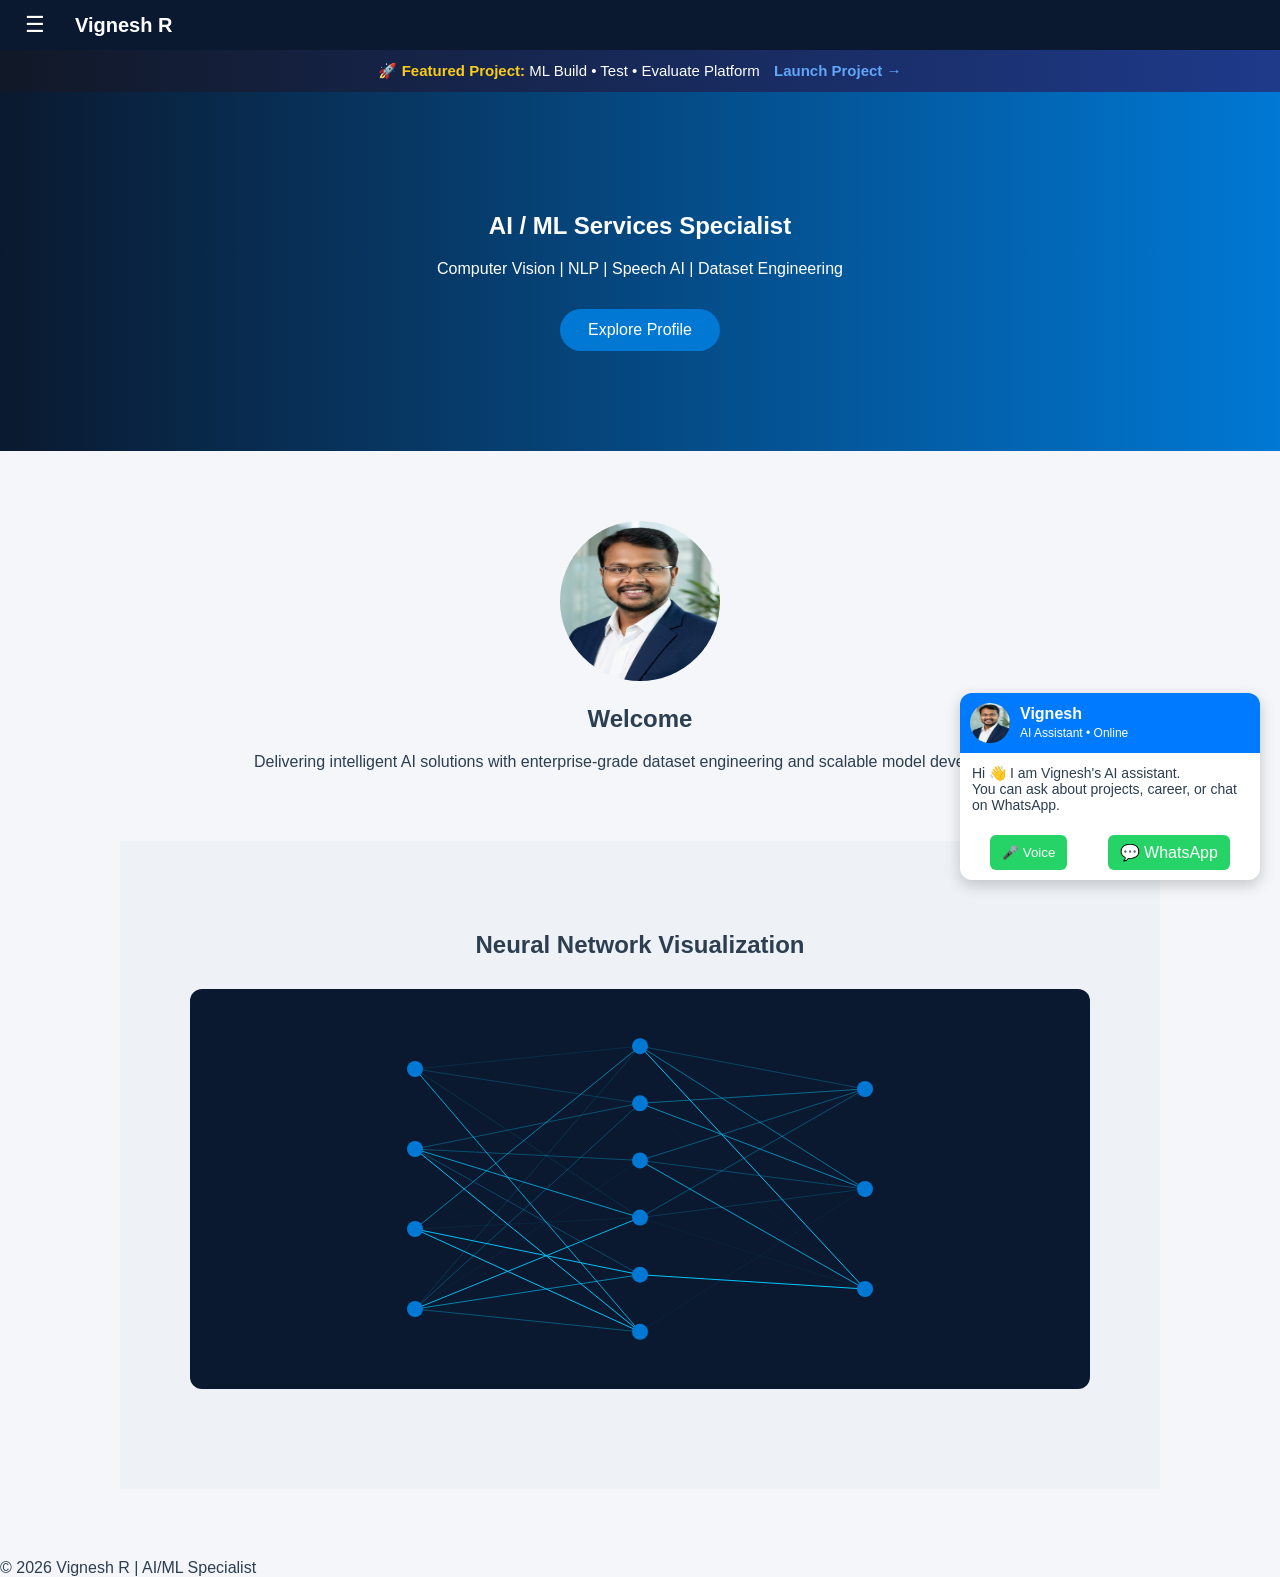
<file: index.html>
<!DOCTYPE html>
<html lang="en">

<head>
    <meta charset="UTF-8">
    <meta name="viewport" content="width=device-width, initial-scale=1.0">

    <title>Vignesh R | AI/ML Portfolio</title>

    <link rel="stylesheet" href="css/style.css">

    <!-- ================= STYLES ================= -->
    <style>
        /* ===== AI WIDGET ===== */
        
        .ai-widget {
            position: fixed;
            bottom: 20px;
            right: 20px;
            width: 300px;
            background: white;
            border-radius: 12px;
            box-shadow: 0 5px 15px rgba(0, 0, 0, 0.2);
            font-family: Arial;
            z-index: 1000;
        }
        
        .ai-header {
            background: #007bff;
            color: white;
            padding: 10px;
            display: flex;
            align-items: center;
            border-radius: 12px 12px 0 0;
        }
        
        .ai-photo {
            width: 40px;
            height: 40px;
            border-radius: 50%;
            margin-right: 10px;
        }
        
        .ai-status {
            font-size: 12px;
        }
        
        .ai-chat {
            padding: 12px;
            font-size: 14px;
        }
        
        .ai-buttons {
            display: flex;
            justify-content: space-around;
            padding: 10px;
        }
        
        .ai-buttons a,
        .ai-buttons button {
            background: #25D366;
            color: white;
            padding: 8px 12px;
            border: none;
            border-radius: 6px;
            text-decoration: none;
            cursor: pointer;
        }
        /* ===== SIDEBAR ===== */
        
        .sidebar {
            height: 100%;
            width: 0;
            position: fixed;
            top: 0;
            left: 0;
            background: linear-gradient(180deg, #0a192f, #0078d4);
            overflow-x: hidden;
            transition: 0.4s;
            padding-top: 60px;
            z-index: 2000;
        }
        
        .sidebar a {
            padding: 12px 25px;
            text-decoration: none;
            font-size: 18px;
            color: #fff;
            display: block;
        }
        
        .sidebar a:hover {
            background: rgba(255, 255, 255, 0.1);
        }
        
        .closebtn {
            position: absolute;
            top: 10px;
            right: 20px;
            font-size: 30px;
        }
        /* ===== NAVBAR ===== */
        
        .navbar {
            display: flex;
            justify-content: space-between;
            align-items: center;
            padding: 12px 25px;
        }
        
        .nav-left {
            display: flex;
            align-items: center;
            gap: 15px;
        }
        
        .menu-btn {
            font-size: 22px;
            cursor: pointer;
        }
        
        .logo {
            font-size: 20px;
            font-weight: bold;
        }
        
        .nav-right a {
            margin-left: 20px;
        }
        /* ===== BODY SHIFT ===== */
        
        body.shift {
            margin-left: 250px;
            transition: 0.4s;
        }
    </style>
</head>


<body>

    <!-- ================= SIDEBAR ================= -->
    <div id="sidebar" class="sidebar">
        <a href="javascript:void(0)" class="closebtn" onclick="closeMenu()">×</a>
        <a href="index.html">🏠 Dashboard</a>
        <a href="profile.html">👤 Profile</a>
        <a href="contact.html">📞 Contact</a>
        <a href="Full AI Platform.html">🤖 AI Platform</a>
        <a href="WebScriping/frontend/WebScriping.html">🌐 Web Scraping Platform</a>
        <a href="Autopreprocessing/frontend/preprocessing.html">📊Auto Data Preprocessing Platform</a>
        <a href="AutoMLmodel/frontend/AutoMLmodel.html">🧠 ML Model Builder</a>
    </div>


    <!-- ================= HEADER ================= -->
    <header class="navbar">

        <div class="nav-left">
            <span class="menu-btn" onclick="openMenu()">☰</span>
            <div class="logo">Vignesh R</div>
        </div>

        </nav>

    </header>
    <!-- Notice Bar -->
    <div class="notice-bar">
    🚀 <strong>Featured Project:</strong>
    ML Build • Test • Evaluate Platform
    <a href="https://vigneshrajanengineer-ml-build-test-eval-plat-advance-app-4cyjcn.streamlit.app/"
       target="_blank"
       rel="noopener noreferrer">
        Launch Project →
    </a>
   </div>

    <!-- ================= HERO ================= -->
    <section class="hero">
        <h1>AI / ML Services Specialist</h1>
        <p>Computer Vision | NLP | Speech AI | Dataset Engineering</p>
        <a href="profile.html" class="btn">Explore Profile</a>
    </section>

    <!-- ================= ABOUT ================= -->
    <section class="section">
        <img src="images/profile.jpg" class="profile-img">
        <h2>Welcome</h2>
        <p>
            Delivering intelligent AI solutions with enterprise-grade dataset engineering and scalable model development.
        </p>
    </section>

    <!-- ================= VISUALIZATION ================= -->
    <section class="section light-bg">
        <h2>Neural Network Visualization</h2>
        <canvas id="neuralCanvas"></canvas>
    </section>


    <!-- ================= AI WIDGET ================= -->
    <div class="ai-widget">
        <div class="ai-header"> <img src="images/profile.jpg" class="ai-photo">
            <div> <b>Vignesh</b><br> <span class="ai-status">AI Assistant • Online</span> </div>
        </div>
        <div class="ai-chat" id="aiChat"> Hi 👋 I am Vignesh's AI assistant.<br> You can ask about projects, career, or chat on WhatsApp. </div>
        <div class="ai-buttons"> <button id="voiceBtn">🎤 Voice</button> <a href="https://wa.me/919500322580?text=Hello%20I%20visited%20your%20profile" target="_blank"> 💬 WhatsApp </a> </div>
    </div>



    <!-- ================= FOOTER ================= -->
    <footer>
        © 2026 Vignesh R | AI/ML Specialist
    </footer>
    <script>
        function openMenu() {
            document.getElementById("sidebar").style.width = "250px";
            document.body.classList.add("shift");
        }

        function closeMenu() {
            document.getElementById("sidebar").style.width = "0";
            document.body.classList.remove("shift");
        }
    </script>


    <script>
        /* ================= AI SMART ASSISTANT ================= */

        window.addEventListener("DOMContentLoaded", () => {

            const voiceBtn = document.getElementById("voiceBtn");
            const chat = document.getElementById("aiChat");

            /* ================= STATE ================= */
            let userData = {
                name: "",
                requirement: "",
                budget: ""
            };

            let step = "start";

            /* ================= SPEECH ================= */
            const SpeechRecognition =
                window.SpeechRecognition || window.webkitSpeechRecognition;

            if (!SpeechRecognition) {
                chat.innerHTML = "❌ Voice not supported in this browser";
                return;
            }

            const recognition = new SpeechRecognition();
            recognition.lang = "en-US";

            /* ================= UI ================= */
            function addMessage(sender, message) {
                chat.innerHTML += `<br><b>${sender}:</b> ${message}`;
                chat.scrollTop = chat.scrollHeight;
            }

            /* ================= AI FLOW ================= */
            function getAIResponse(input) {

                input = input.toLowerCase();

                /* STEP 1: Greeting */
                if (step === "start") {
                    step = "intent";
                    return "Hello 👋 Welcome to Vignesh AI Portfolio.\nAre you looking for hiring, project development, or collaboration?";
                }

                /* STEP 2: Detect Intent */
                if (step === "intent") {

                    if (input.includes("hire") || input.includes("job")) {
                        step = "ask_name";
                        return "Great! Let's get started.\nMay I know your name?";
                    }

                    if (input.includes("project")) {
                        step = "ask_name";
                        return "Awesome! I can help with AI projects.\nWhat is your name?";
                    }

                    if (input.includes("collaboration")) {
                        step = "ask_name";
                        return "Sounds good 🤝\nCan I know your name?";
                    }

                    return "Please tell me if you are looking for hiring, project, or collaboration.";
                }

                /* STEP 3: Ask Name */
                if (step === "ask_name") {
                    userData.name = input;
                    step = "ask_requirement";
                    return `Nice to meet you ${userData.name} 😊\nWhat type of AI solution are you looking for?`;
                }

                /* STEP 4: Requirement */
                if (step === "ask_requirement") {
                    userData.requirement = input;
                    step = "ask_budget";
                    return "Got it 👍\nDo you have any budget range in mind?";
                }

                /* STEP 5: Budget */
                if (step === "ask_budget") {
                    userData.budget = input;
                    step = "final";

                    return `Perfect ${userData.name} ✅\n📌 Requirement: ${userData.requirement}💰 Budget: ${userData.budget}
                     I recommend connecting directly for faster discussion 👇Click WhatsApp button to proceed 🚀`;
                }

                /* FINAL */
                if (step === "final") {
                    return "You can click the WhatsApp button below to connect directly 📲";
                }

            }

            /* ================= VOICE BUTTON ================= */
            voiceBtn.addEventListener("click", () => {
                chat.innerHTML = "🎤 Listening...";
                recognition.start();
            });

            /* ================= RESULT ================= */
            recognition.onresult = function(event) {

                let speech = event.results[0][0].transcript;

                chat.innerHTML = "";
                addMessage("🧑 You", speech);

                let reply = getAIResponse(speech);
                addMessage("🤖 AI", reply);

                /* Speak */
                speechSynthesis.speak(new SpeechSynthesisUtterance(reply));

            };

            /* ================= ERROR ================= */
            recognition.onerror = function() {
                chat.innerHTML = "⚠️ Voice error. Please try again.";
            };

        });
    </script>
    <script src="js/script.js"></script>

</body>

</html>
</file>
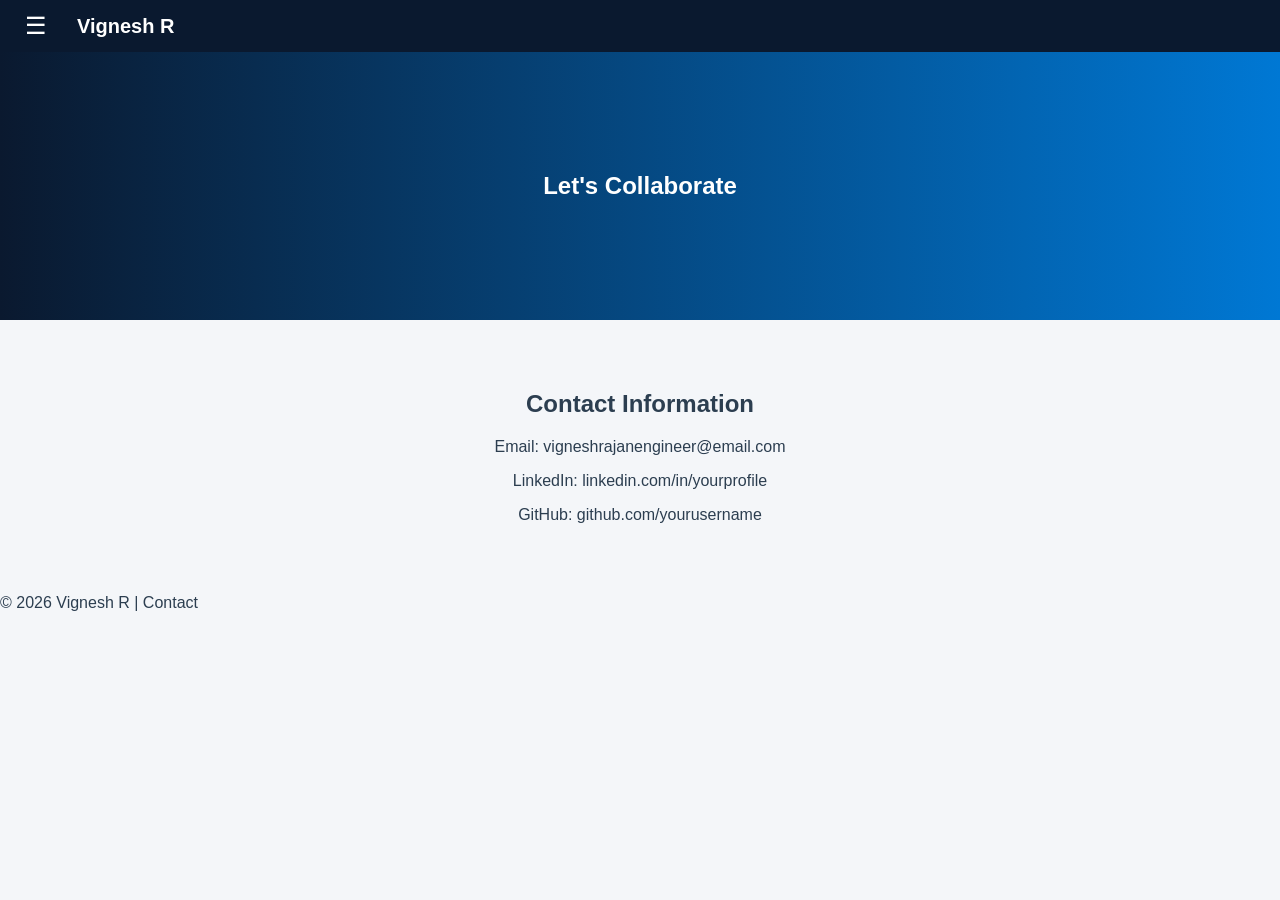
<file: contact.html>
<!DOCTYPE html>
<html lang="en">

<head>
    <meta charset="UTF-8">
    <meta name="viewport" content="width=device-width, initial-scale=1.0">
    <title>Contact | Vignesh R</title>
    <link rel="stylesheet" href="css/style.css">
</head>

<body>


    <!-- ================= SIDEBAR ================= -->
    <div id="sidebar" class="sidebar">
        <a href="javascript:void(0)" class="closebtn" onclick="closeMenu()">×</a>
        <a href="index.html">🏠 Dashboard</a>
        <a href="profile.html">👤 Profile</a>
        <a href="contact.html">📞 Contact</a>
        <a href="Full AI Platform.html">🤖 AI Platform</a>
        <a href="WebScriping/frontend/WebScriping.html">🌐 Web Scraping Platform</a>
        <a href="Autopreprocessing/frontend/preprocessing.html">📊Auto Data Preprocessing Platform</a>
        <a href="AutoMLmodel/frontend/AutoMLmodel.html">🧠 ML Model Builder</a>
    </div>


    <!-- ================= HEADER ================= -->
    <header class="navbar">

        <div class="nav-left">
            <span class="menu-btn" onclick="openMenu()">☰</span>
            <div class="logo">Vignesh R</div>
        </div>

        </nav>

    </header>

    <section class="hero">
        <h1>Let's Collaborate</h1>
    </section>

    <section class="section">
        <h2>Contact Information</h2>
        <p>Email: vigneshrajanengineer@email.com</p>
        <p>LinkedIn: linkedin.com/in/yourprofile</p>
        <p>GitHub: github.com/yourusername</p>
    </section>

    <footer>
        © 2026 Vignesh R | Contact
    </footer>
    <script>
        /* Sidebar */
        function openMenu() {
            document.getElementById("sidebar").style.width = "250px";
            document.body.classList.add("shift");
        }

        function closeMenu() {
            document.getElementById("sidebar").style.width = "0";
            document.body.classList.remove("shift");
        }
    </script>

</body>

</html>
</file>
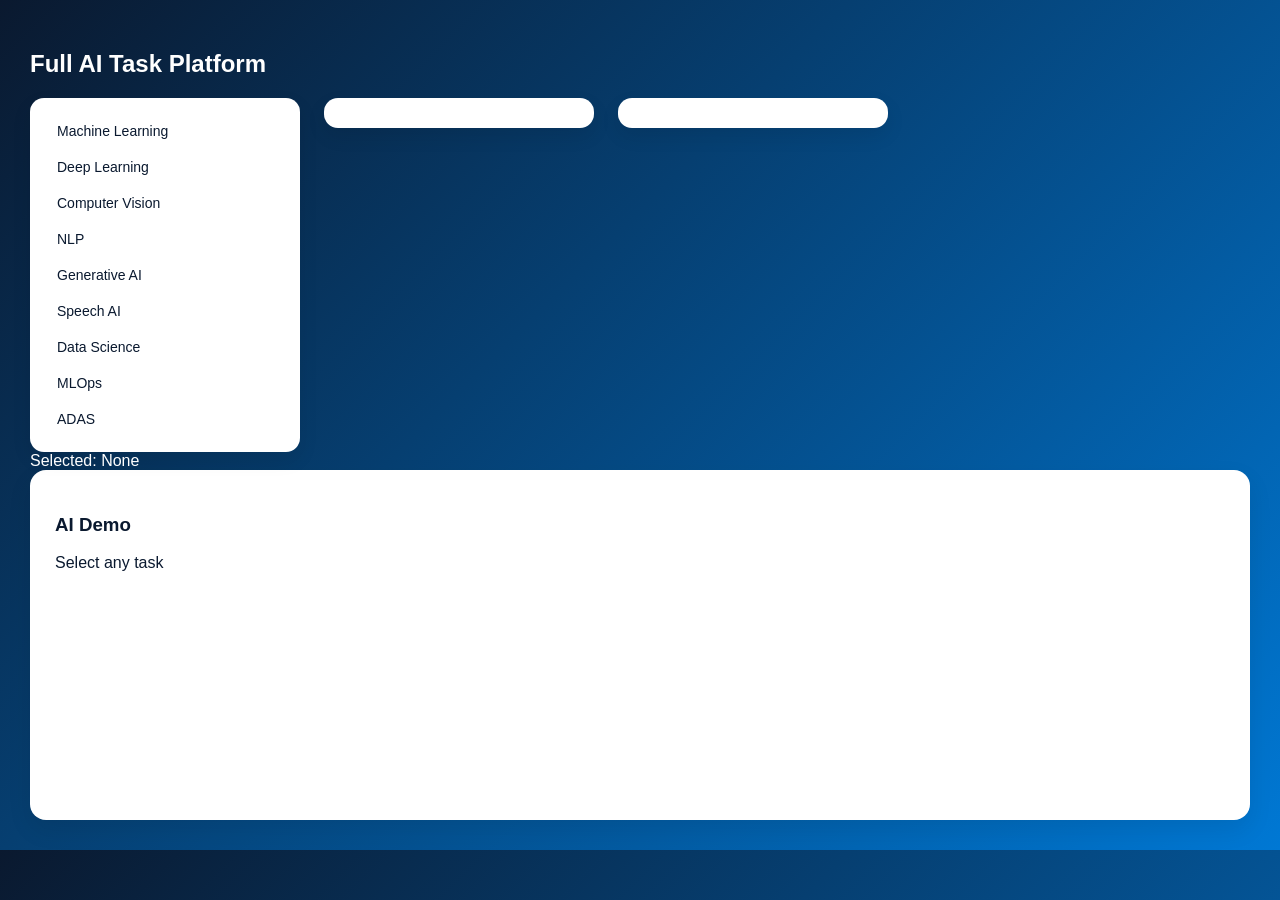
<file: Full AI Platform.html>
<!DOCTYPE html>
<html lang="en">
<head> 
<meta charset="UTF-8">
<meta name="viewport" content="width=device-width, initial-scale=1.0">
<title>Full AI Platform</title>
<style>
body {
  font-family: 'Segoe UI', Roboto, Arial, sans-serif;
  background: linear-gradient(135deg, #0a192f, #0078d4);
  margin: 0;
  padding: 30px;
  color: white;
}
/* Layout */
.container {
  display: flex;
  gap: 24px;
  align-items: flex-start;
}

/* Sidebar Column */
.column {
  width: 240px;
  background: #ffffff;
  padding: 15px;
  border-radius: 14px;
  box-shadow: 0 8px 20px rgba(0, 0, 0, 0.08);
  transition: transform 0.2s ease;
}

.column:hover {
  transform: translateY(-3px);
 
}

/* Items */
.item {
  padding: 10px 12px;
  cursor: pointer;
  border-radius: 8px;
  transition: all 0.25s ease;
  font-size: 14px;
  color: #0a192f;
}

.item:hover {
  background: #edf4ff;
  color: #1d4ed8;
}

.active {
  background: linear-gradient(135deg,  #0a192f, #0078d4);
  color: #ffffff;
  font-weight: 500;
}

/* Demo Box */
.demo-box {
  flex: 1;
  padding: 25px;
  background: #ffffff;
  border-radius: 16px;
  box-shadow: 0 10px 25px rgba(0, 0, 0, 0.08);
  min-height: 300px;
  color: #0a192f;
}

/* Buttons */
button {
  padding: 10px 16px;
  margin-top: 12px;
  background: linear-gradient(135deg, #4CAF50, #2e7d32);
  color: #ffffff;
  border: none;
  border-radius: 8px;
  cursor: pointer;
  font-size: 14px;
  transition: all 0.25s ease;
}

button:hover {
  background: linear-gradient(135deg, #43a047, #1b5e20);
  transform: scale(1.03);
}

/* Inputs */
input,
textarea {
  width: 100%;
  padding: 10px;
  margin-top: 10px;
  border-radius: 8px;
  border: 1px solid #d1d5db;
  outline: none;
  transition: all 0.2s ease;
  font-size: 14px;
}

input:focus,
textarea:focus {
  border-color: #4CAF50;
  box-shadow: 0 0 0 2px rgba(76, 175, 80, 0.15);
}

/* Result Box */
.result {
  margin-top: 15px;
  background: #f1f5ff;
  padding: 12px;
  border-radius: 10px;
  border-left: 4px solid #4CAF50;
  font-size: 14px;
}
</style>
</head>

<body>

<h2> Full AI Task Platform</h2>

<div class="container">
  <div class="column" id="level1"></div>
  <div class="column" id="level2"></div>
  <div class="column" id="level3"></div>
</div>

<div id="output">Selected: None</div>

<div class="demo-box">
  <h3>AI Demo</h3>
  <div id="demoContent">Select any task</div>
</div>

<script>


// 🔥 FULL AI DATA (UPDATED WITH SPEECH)
const data = {

"Machine Learning": {
  "Supervised": ["Classification", "Regression", "Ranking", "Recommendation"],
  "Unsupervised": ["Clustering", "Dimensionality Reduction", "Anomaly Detection"],
  "Reinforcement": ["Q-Learning", "Policy-Based", "Actor-Critic"]
},

"Deep Learning": {
  "CNN": ["Image Classification", "Object Detection", "Segmentation"],
  "RNN": ["LSTM", "GRU", "Time Series"],
  "Transformers": ["Text Generation","Translation","QA"]
},

"Computer Vision": {
  "Tasks": ["Classification", "Detection", "Tracking", "Segmentation",
      "OCR", "Pose Estimation", "3D Vision"]
},

"NLP": {
  "Tasks": ["Text Classification", "NER", "Sentiment Analysis",
      "Summarization", "Translation", "QA", "Chatbots"]
},

"Generative AI": {
  "Tasks": ["Text Generation","Image Generation","Video Generation",
      "Audio Generation", "Multimodal AI", "RAG","AI Agents"]
},

"Speech AI": {   // 🔥 NEW DOMAIN
  "Tasks": [
    "Speech-to-Text",
    "Text-to-Speech",
    "Voice Command Detection",
    "Speaker Recognition",
    "Emotion Detection (Speech)"
  ]
},
// 🔥 NEW ADDITIONS

"Data Science": {
  "Tasks": [
    "EDA","Data Visualization","Feature Engineering",
    "Statistical Analysis","Time Series Analysis","A/B Testing"
  ]
},

"MLOps": {
  "Tasks": [
    "Model Deployment","Monitoring","CI/CD",
    "Docker","Kubernetes","Cloud Deployment","Model Versioning"
  ]
},

"ADAS": {
  "Tasks": [
    "Object Detection","Lane Detection","Tracking",
    "Sensor Fusion","Localization","Path Planning",
    "Traffic Sign Recognition"
  ]
}

};



// UI refs
const l1 = document.getElementById("level1");
const l2 = document.getElementById("level2");
const l3 = document.getElementById("level3");
const demo = document.getElementById("demoContent");
const output = document.getElementById("output");

function clear(col){ col.innerHTML=""; }
function active(el,parent){
  Array.from(parent.children).forEach(x=>x.classList.remove("active"));
  el.classList.add("active");
}

// LEVEL 1
Object.keys(data).forEach(k=>{
  let d=document.createElement("div");
  d.className="item"; d.innerText=k;
  d.onclick=()=>{ active(d,l1); loadL2(k); clear(l3); };
  l1.appendChild(d);
});

// LEVEL 2
function loadL2(k){
  clear(l2);
  Object.keys(data[k]).forEach(sub=>{
    let d=document.createElement("div");
    d.className="item"; d.innerText=sub;
    d.onclick=()=>{ active(d,l2); loadL3(k,sub); };
    l2.appendChild(d);
  });
}

// LEVEL 3
function loadL3(k,sub){
  clear(l3);
  data[k][sub].forEach(task=>{
    let d=document.createElement("div");
    d.className="item"; d.innerText=task;

    d.onclick=()=>{
      active(d,l3);
      output.innerText=`Selected: ${k} > ${sub} > ${task}`;
      loadDemo(task);
    };

    l3.appendChild(d);
  });
}

// 🔥 DEMO LOADER (UPDATED WITH SPEECH)
function loadDemo(task){

// 🎤 SPEECH TO TEXT
if(task==="Speech-to-Text"){
demo.innerHTML=`
<h4>🎤 Speech to Text</h4>
<button onclick="startSpeech()">Start Listening</button>
<div class="result" id="res"></div>`;
}

// 🔊 TEXT TO SPEECH
else if(task==="Text-to-Speech"){
demo.innerHTML=`
<h4>🔊 Text to Speech</h4>
<input id="ttsText" placeholder="Enter text"/>
<button onclick="speak()">Speak</button>
<div class="result" id="res"></div>`;
}

// 🎯 VOICE COMMAND
else if(task==="Voice Command Detection"){
demo.innerHTML=`
<h4>🎯 Voice Command</h4>
<p>Try saying: "open", "stop"</p>
<button onclick="voiceCmd()">Start</button>
<div class="result" id="res"></div>`;
}

// NLP
else if(task==="Sentiment Analysis"){
demo.innerHTML=`
<textarea id="txt"></textarea>
<button onclick="sentiment()">Analyze</button>
<div class="result" id="res"></div>`;
}

// GEN AI
else if(task==="Text Generation"){
demo.innerHTML=`
<input id="prompt"/>
<button onclick="gen()">Generate</button>
<div class="result" id="res"></div>`;
}

// DEFAULT
else{
demo.innerHTML=`
<h4>${task}</h4>
<button onclick="fake('${task}')">Run Demo</button>
<div class="result" id="res"></div>`;
}
}

// 🎤 Speech Recognition
function startSpeech(){
let recognition = new (window.SpeechRecognition || window.webkitSpeechRecognition)();
recognition.onresult = function(event){
document.getElementById("res").innerText = event.results[0][0].transcript;
};
recognition.start();
}

// 🔊 Text-to-Speech
function speak(){
let text = document.getElementById("ttsText").value;
let speech = new SpeechSynthesisUtterance(text);
speechSynthesis.speak(speech);
document.getElementById("res").innerText="Speaking...";
}

// 🎯 Voice Command
function voiceCmd(){
let rec = new (window.SpeechRecognition || window.webkitSpeechRecognition)();
rec.onresult = function(e){
let cmd = e.results[0][0].transcript.toLowerCase();
if(cmd.includes("open")) alert("Opening 🚀");
else if(cmd.includes("stop")) alert("Stopping ⛔");
document.getElementById("res").innerText=cmd;
};
rec.start();
}

// OTHER DEMOS
function sentiment(){
let t=document.getElementById("txt").value;
document.getElementById("res").innerText =
t.includes("good") ? "Positive 😊" :
t.includes("bad") ? "Negative 😢" : "Neutral";
}

function gen(){
let p=document.getElementById("prompt").value;
document.getElementById("res").innerText="Generated: "+p;
}

function fake(task){
document.getElementById("res").innerText = task+" executed ✅";
}


</script>

</body>
</html>
</file>
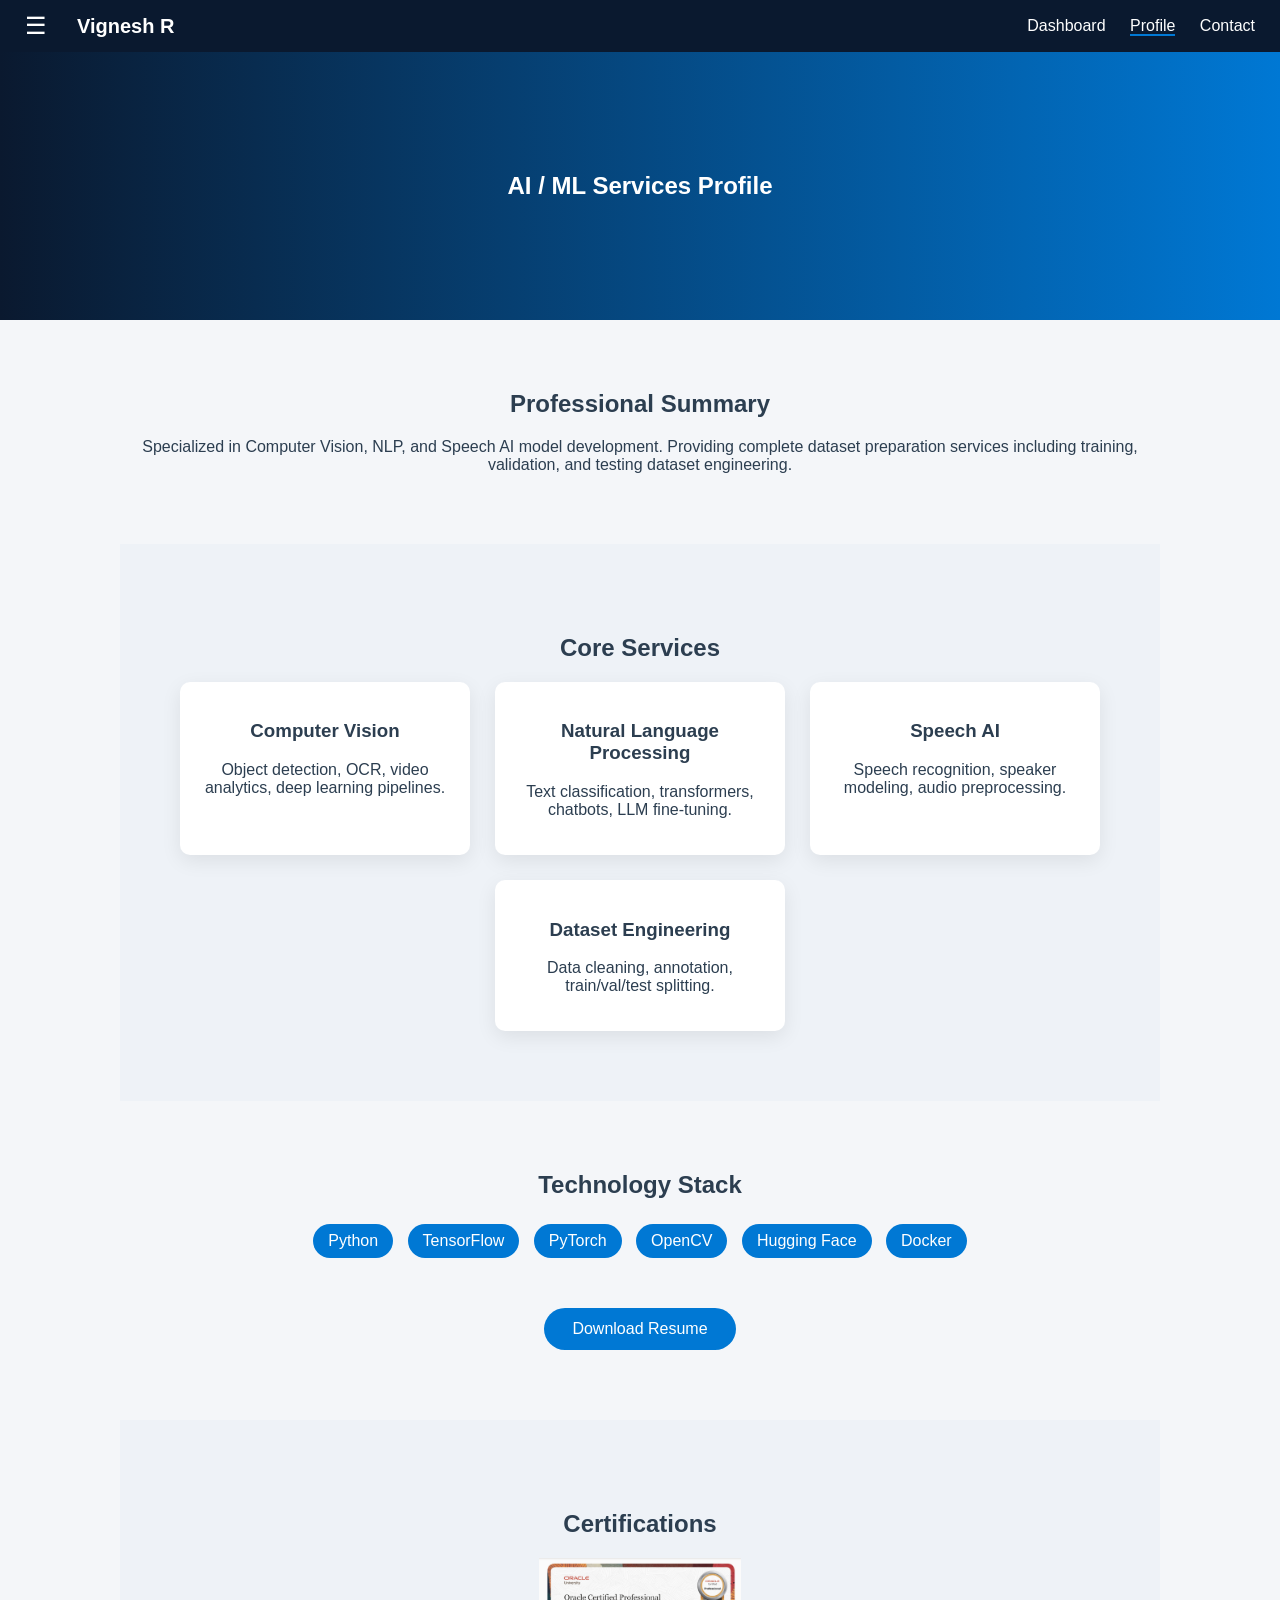
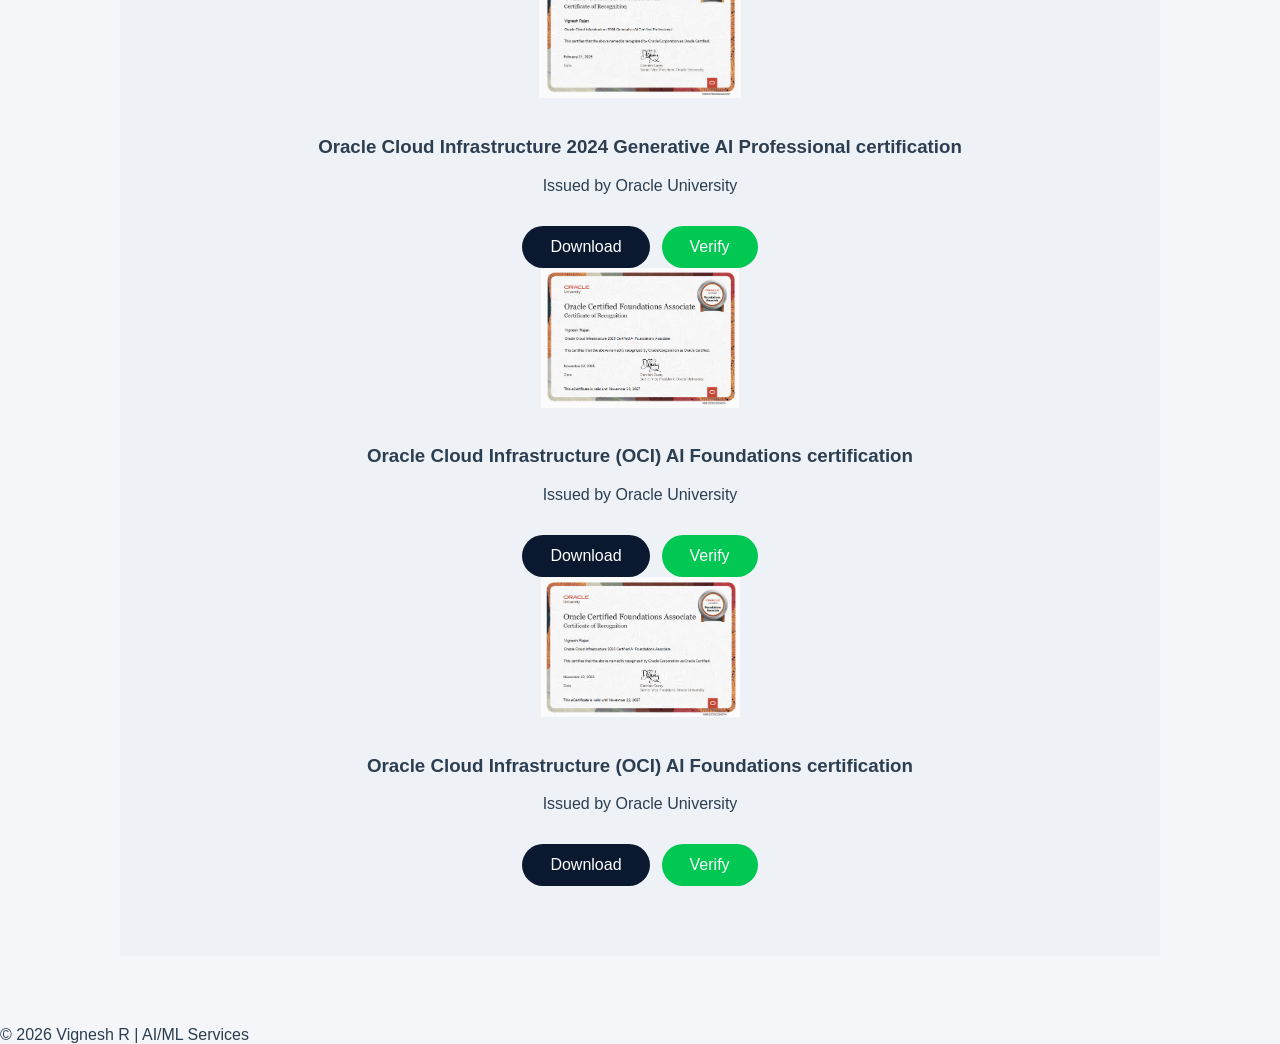
<file: profile.html>
<!DOCTYPE html>
<html lang="en">

<head>
    <meta charset="UTF-8">
    <meta name="viewport" content="width=device-width, initial-scale=1.0">

    <title>Profile | Vignesh R</title>

    <link rel="stylesheet" href="css/style.css">
</head>

<body>

    <!-- ================= SIDEBAR ================= -->
    <div id="sidebar" class="sidebar">
        <a href="#" class="closebtn" onclick="closeMenu()">×</a>
        <a href="index.html">🏠 Dashboard</a>
        <a href="profile.html" class="active">👤 Profile</a>
        <a href="contact.html">📞 Contact</a>
        <a href="ai-platform.html">🤖 AI Platform</a>
        <a href="WebScriping/frontend/WebScriping.html">🌐 Web Scraping Platform</a>
        <a href="Autopreprocessing/frontend/preprocessing.html">📊Auto Data Preprocessing Platform</a>
        <a href="AutoMLmodel/frontend/AutoMLmodel.html">🧠 ML Model Builder</a>
    </div>

    <!-- ================= NAVBAR ================= -->
    <header class="navbar">

        <div class="nav-left">
            <span class="menu-btn" onclick="openMenu()">☰</span>
            <div class="logo">Vignesh R</div>
        </div>

        <nav class="nav-right">
            <a href="index.html">Dashboard</a>
            <a href="profile.html" class="active">Profile</a>
            <a href="contact.html">Contact</a>
        </nav>

    </header>

    <section class="hero">
        <h1>AI / ML Services Profile</h1>
    </section>

    <section class="section">
        <h2>Professional Summary</h2>
        <p>
            Specialized in Computer Vision, NLP, and Speech AI model development. Providing complete dataset preparation services including training, validation, and testing dataset engineering.
        </p>
    </section>

    <section class="section light-bg">
        <h2>Core Services</h2>

        <div class="card-container">
            <div class="card">
                <h3>Computer Vision</h3>
                <p>Object detection, OCR, video analytics, deep learning pipelines.</p>
            </div>

            <div class="card">
                <h3>Natural Language Processing</h3>
                <p>Text classification, transformers, chatbots, LLM fine-tuning.</p>
            </div>

            <div class="card">
                <h3>Speech AI</h3>
                <p>Speech recognition, speaker modeling, audio preprocessing.</p>
            </div>

            <div class="card">
                <h3>Dataset Engineering</h3>
                <p>Data cleaning, annotation, train/val/test splitting.</p>
            </div>
        </div>
    </section>

    <section class="section">
        <h2>Technology Stack</h2>
        <div class="skills">
            <span>Python</span>
            <span>TensorFlow</span>
            <span>PyTorch</span>
            <span>OpenCV</span>
            <span>Hugging Face</span>
            <span>Docker</span>
        </div>

        <div style="margin-top:30px;">
            <a href="assets/Vignesh_R_Resume.pdf" class="btn" download>
            Download Resume
        </a>
        </div>
    </section>
    <!-- ================= CERTIFICATIONS ================= -->

    <section class="section light-bg">
        <h2>Certifications</h2>

        <div class="certificate-container">

            <!-- Certificate 1 -->
            <div class="certificate-card">
                <img src="images/cert1.jpg" alt="AI Certification">
                <h3>Oracle Cloud Infrastructure 2024 Generative AI Professional certification</h3>
                <p>Issued by Oracle University</p>

                <div class="cert-buttons">
                    <a href="assets/cert1.pdf" class="btn secondary-btn" download>
                    Download
                </a>

                    <a href="https://catalog-education.oracle.com/pls/certview/sharebadge?id=1D136B66723118500D6A2A6B9922F9C897CCD298ACD4719E203FF5734CB66B52" class="btn verify-btn" target="_blank">
                    Verify
                </a>
                </div>
            </div>

            <!-- Certificate 2 -->
            <div class="certificate-card">
                <img src="images/cert2.jpg" alt="NLP Certification">
                <h3>Oracle Cloud Infrastructure (OCI) AI Foundations certification</h3>
                <p>Issued by Oracle University</p>

                <div class="cert-buttons">
                    <a href="assets/cert2.pdf" class="btn secondary-btn" download>
                    Download
                </a>

                    <a href="https://catalog-education.oracle.com/pls/certview/sharebadge?id=6869799694ED0ECE53491808B8BCE5A15266E8DB52DD22A5B8E0207C639CF989" class="btn verify-btn" target="_blank">
                    Verify
                </a>
                </div>
            </div>

            <!-- Certificate 3 -->
            <div class="certificate-card">
                <img src="images/cert3.jpg" alt="Computer Vision Certification">
                <h3>Oracle Cloud Infrastructure (OCI) AI Foundations certification</h3>
                <p>Issued by Oracle University</p>

                <div class="cert-buttons">
                    <a href="assets/cert3.pdf" class="btn secondary-btn" download>
                    Download
                </a>

                    <a href="https://catalog-education.oracle.com/pls/certview/sharebadge?id=6869799694ED0ECE53491808B8BCE5A15266E8DB52DD22A5B8E0207C639CF989" class="btn verify-btn" target="_blank">
                    Verify
                </a>
                </div>
            </div>

        </div>
    </section>

    <footer>
        © 2026 Vignesh R | AI/ML Services
    </footer>
    <!-- ================= SCRIPTS ================= -->
    <script>
        /* Sidebar */
        function openMenu() {
            document.getElementById("sidebar").style.width = "250px";
            document.body.classList.add("shift");
        }

        function closeMenu() {
            document.getElementById("sidebar").style.width = "0";
            document.body.classList.remove("shift");
        }
    </script>
</body>

</html>
</file>
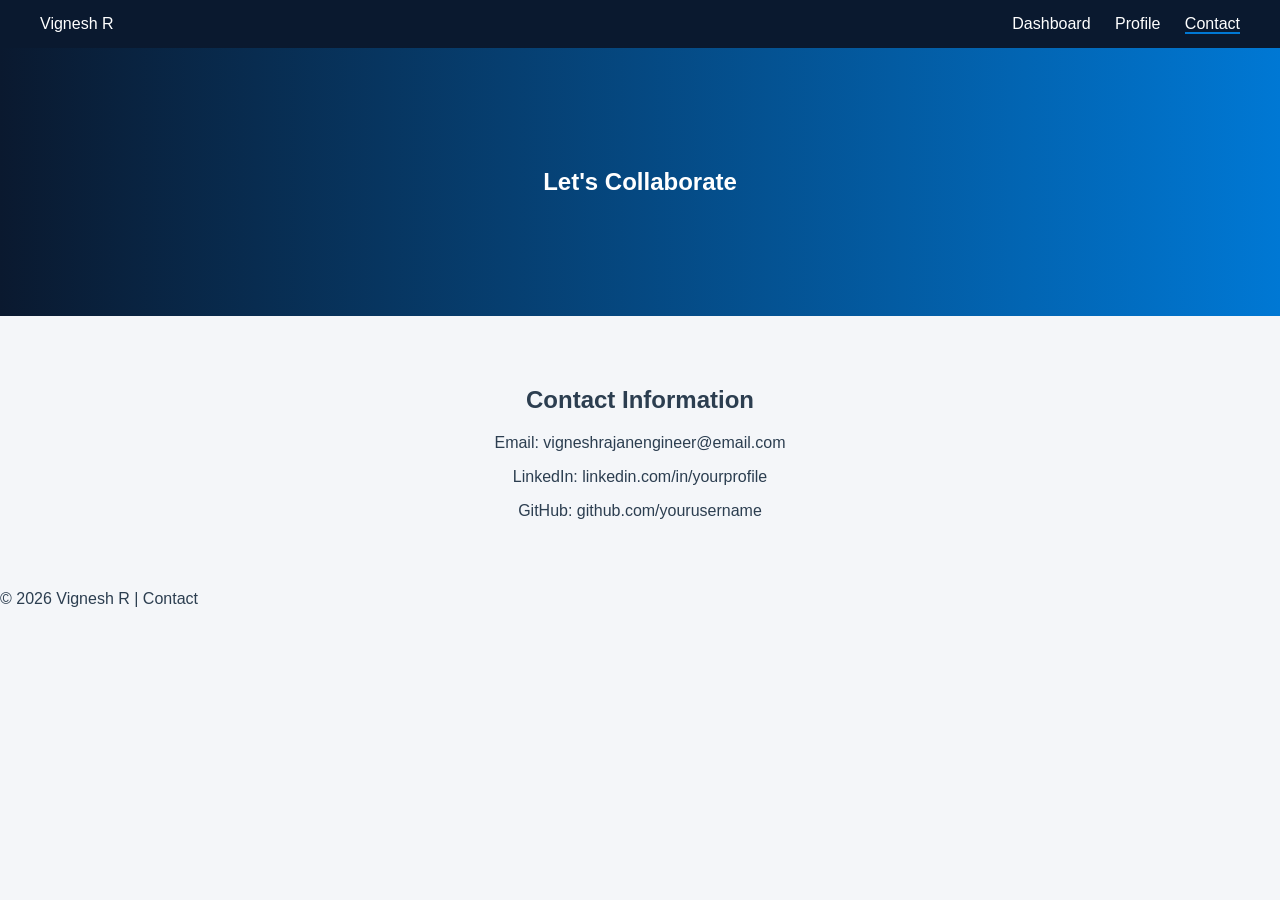
<file: AI and ML Services Profile/contact.html>
<!DOCTYPE html>
<html lang="en">
<head>
<meta charset="UTF-8">
<meta name="viewport" content="width=device-width, initial-scale=1.0">
<title>Contact | Vignesh R</title>
<link rel="stylesheet" href="css/style.css">
</head>

<body>

<header class="navbar">
    <div class="logo">Vignesh R</div>
    <nav>
        <a href="index.html">Dashboard</a>
        <a href="profile.html">Profile</a>
        <a href="contact.html" class="active">Contact</a>
    </nav>
</header>

<section class="hero">
    <h1>Let's Collaborate</h1>
</section>

<section class="section">
    <h2>Contact Information</h2>
    <p>Email: vigneshrajanengineer@email.com</p>
    <p>LinkedIn: linkedin.com/in/yourprofile</p>
    <p>GitHub: github.com/yourusername</p>
</section>

<footer>
    © 2026 Vignesh R | Contact
</footer>

</body>
</html>
</file>
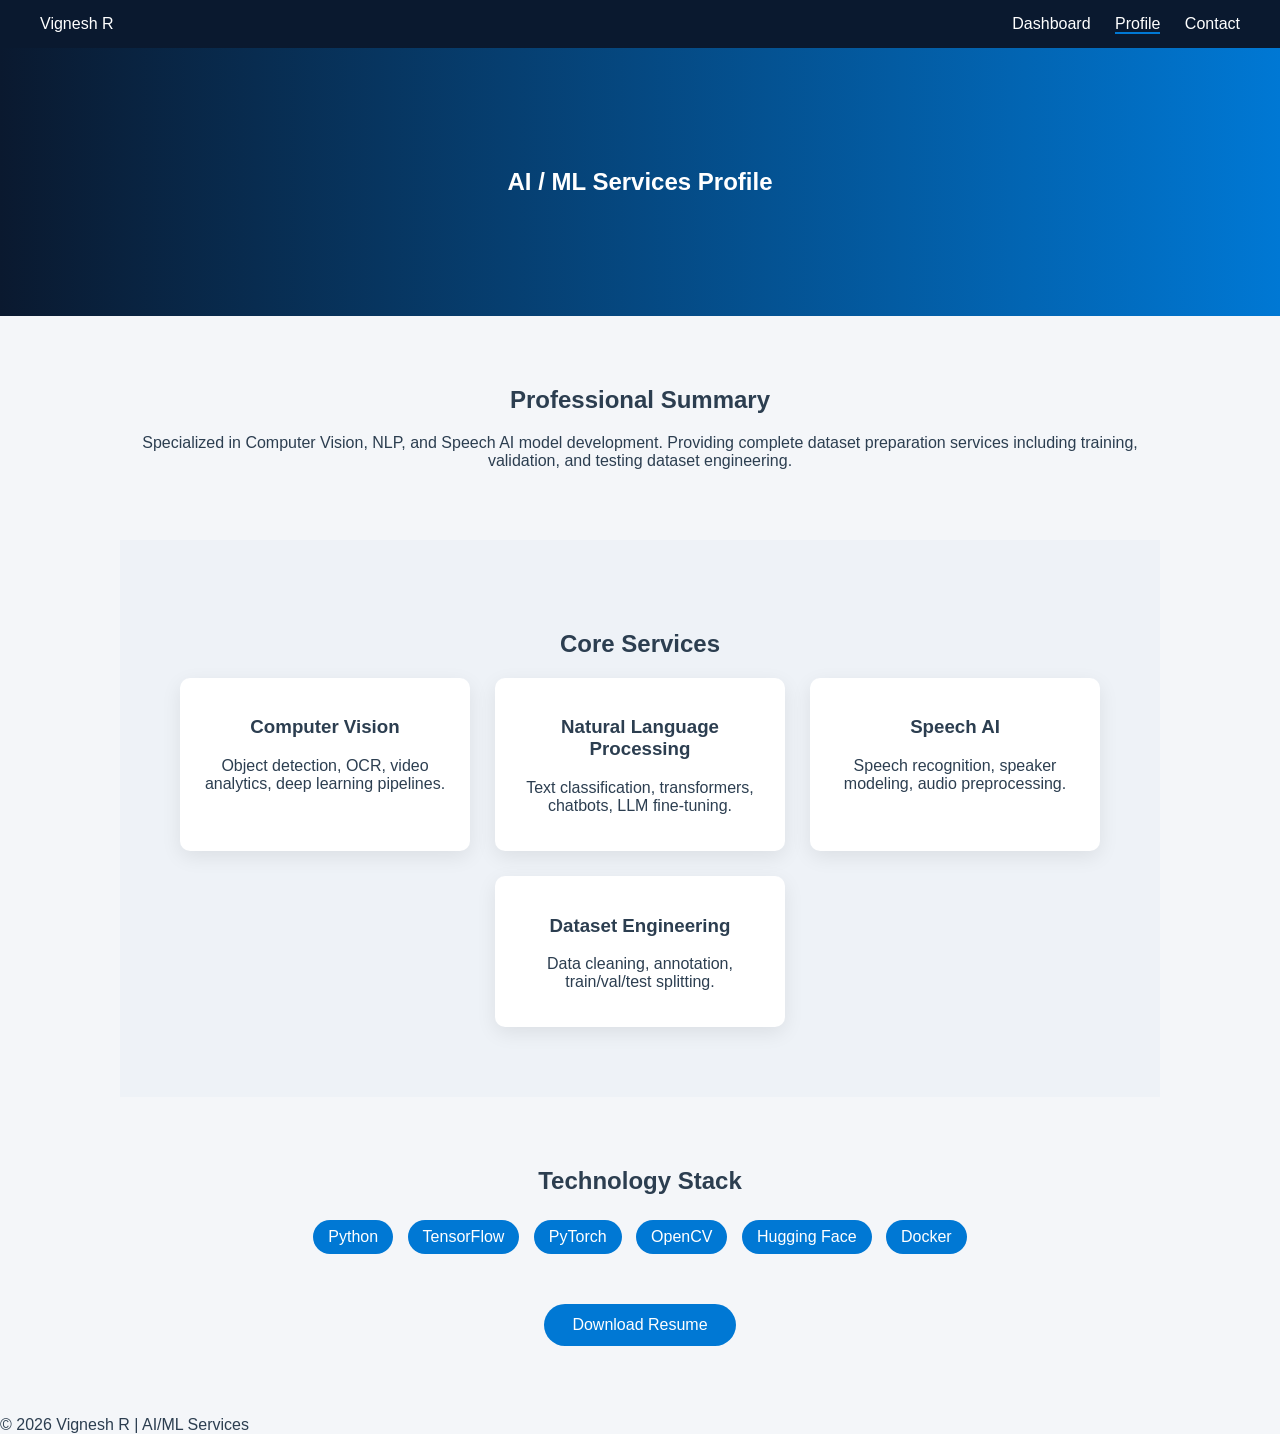
<file: AI and ML Services Profile/profile.html>
<!DOCTYPE html>
<html lang="en">
<head>
<meta charset="UTF-8">
<meta name="viewport" content="width=device-width, initial-scale=1.0">
<title>Profile | Vignesh R</title>
<link rel="stylesheet" href="css/style.css">
</head>

<body>

<header class="navbar">
    <div class="logo">Vignesh R</div>
    <nav>
        <a href="index.html">Dashboard</a>
        <a href="profile.html" class="active">Profile</a>
        <a href="contact.html">Contact</a>
    </nav>
</header>

<section class="hero">
    <h1>AI / ML Services Profile</h1>
</section>

<section class="section">
    <h2>Professional Summary</h2>
    <p>
        Specialized in Computer Vision, NLP, and Speech AI model development.
        Providing complete dataset preparation services including training,
        validation, and testing dataset engineering.
    </p>
</section>

<section class="section light-bg">
    <h2>Core Services</h2>

    <div class="card-container">
        <div class="card">
            <h3>Computer Vision</h3>
            <p>Object detection, OCR, video analytics, deep learning pipelines.</p>
        </div>

        <div class="card">
            <h3>Natural Language Processing</h3>
            <p>Text classification, transformers, chatbots, LLM fine-tuning.</p>
        </div>

        <div class="card">
            <h3>Speech AI</h3>
            <p>Speech recognition, speaker modeling, audio preprocessing.</p>
        </div>

        <div class="card">
            <h3>Dataset Engineering</h3>
            <p>Data cleaning, annotation, train/val/test splitting.</p>
        </div>
    </div>
</section>

<section class="section">
    <h2>Technology Stack</h2>
    <div class="skills">
        <span>Python</span>
        <span>TensorFlow</span>
        <span>PyTorch</span>
        <span>OpenCV</span>
        <span>Hugging Face</span>
        <span>Docker</span>
    </div>

    <div style="margin-top:30px;">
        <a href="assets/Vignesh_R_Resume.pdf" class="btn" download>
            Download Resume
        </a>
    </div>
</section>

<footer>
    © 2026 Vignesh R | AI/ML Services
</footer>

</body>
</html>
</file>
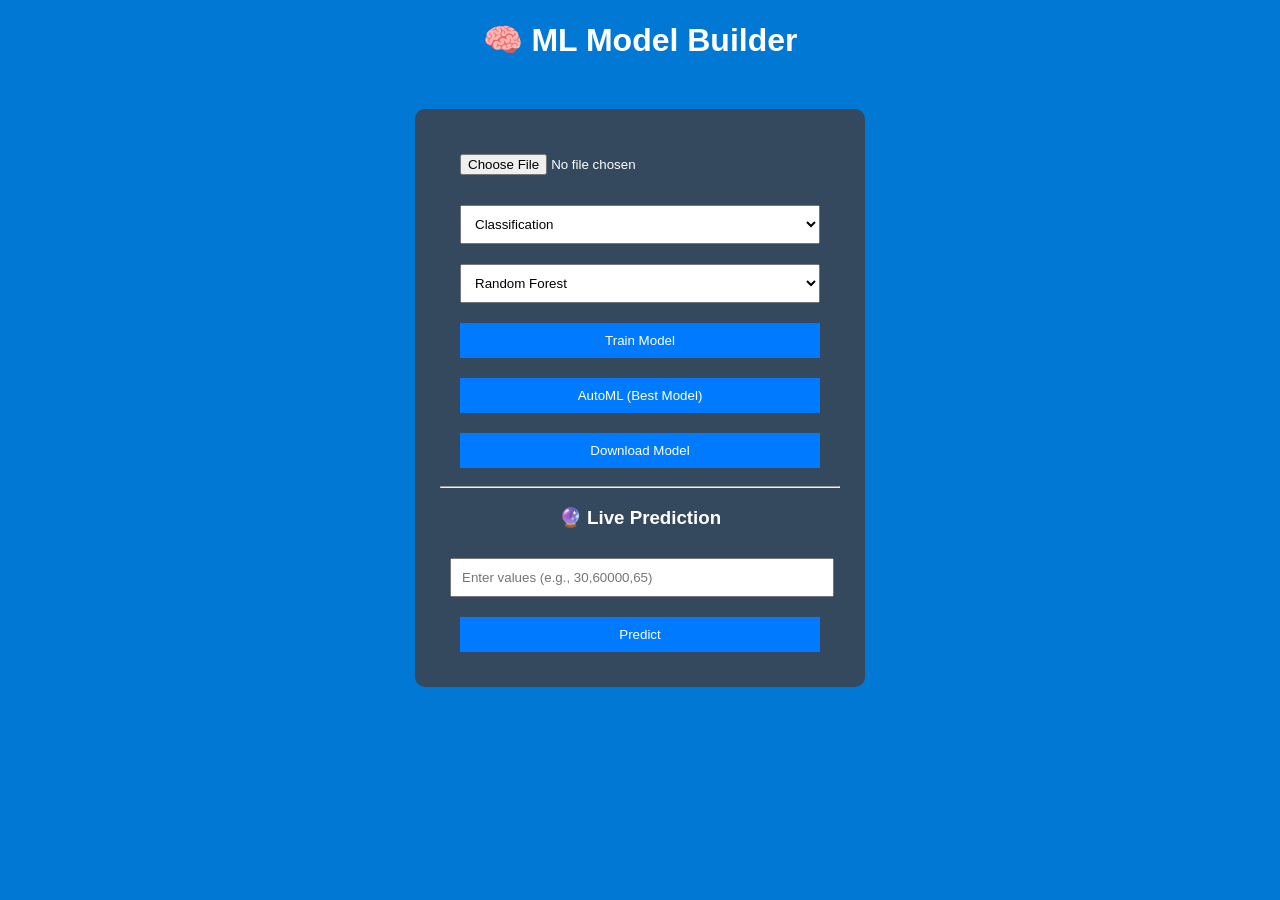
<file: AutoMLmodel/frontend/AutoMLmodel.html>
<!DOCTYPE html>
<html>
<head>
    <title>ML Model Builder</title>
    <link rel="stylesheet" href="style.css">
</head>
<body>

<h1>🧠 ML Model Builder</h1>

<div class="container">

    <input type="file" id="fileUpload">

    <select id="task">
        <option value="classification">Classification</option>
        <option value="regression">Regression</option>
        <option value="clustering">Clustering</option>
    </select>

    <select id="algorithm">
        <option value="rf">Random Forest</option>
        <option value="dt">Decision Tree</option>
        <option value="knn">KNN</option>
    </select>

    <button onclick="trainModel()">Train Model</button>
    <button onclick="trainAuto()">AutoML (Best Model)</button>
    <button onclick="downloadModel()">Download Model</button>

    <hr>

    <h3>🔮 Live Prediction</h3>
    <input type="text" id="inputValues" placeholder="Enter values (e.g., 30,60000,65)">
    <button onclick="predict()">Predict</button>

    <div id="result"></div>

</div>

<script src="script.js"></script>

</body>
</html>
</file>
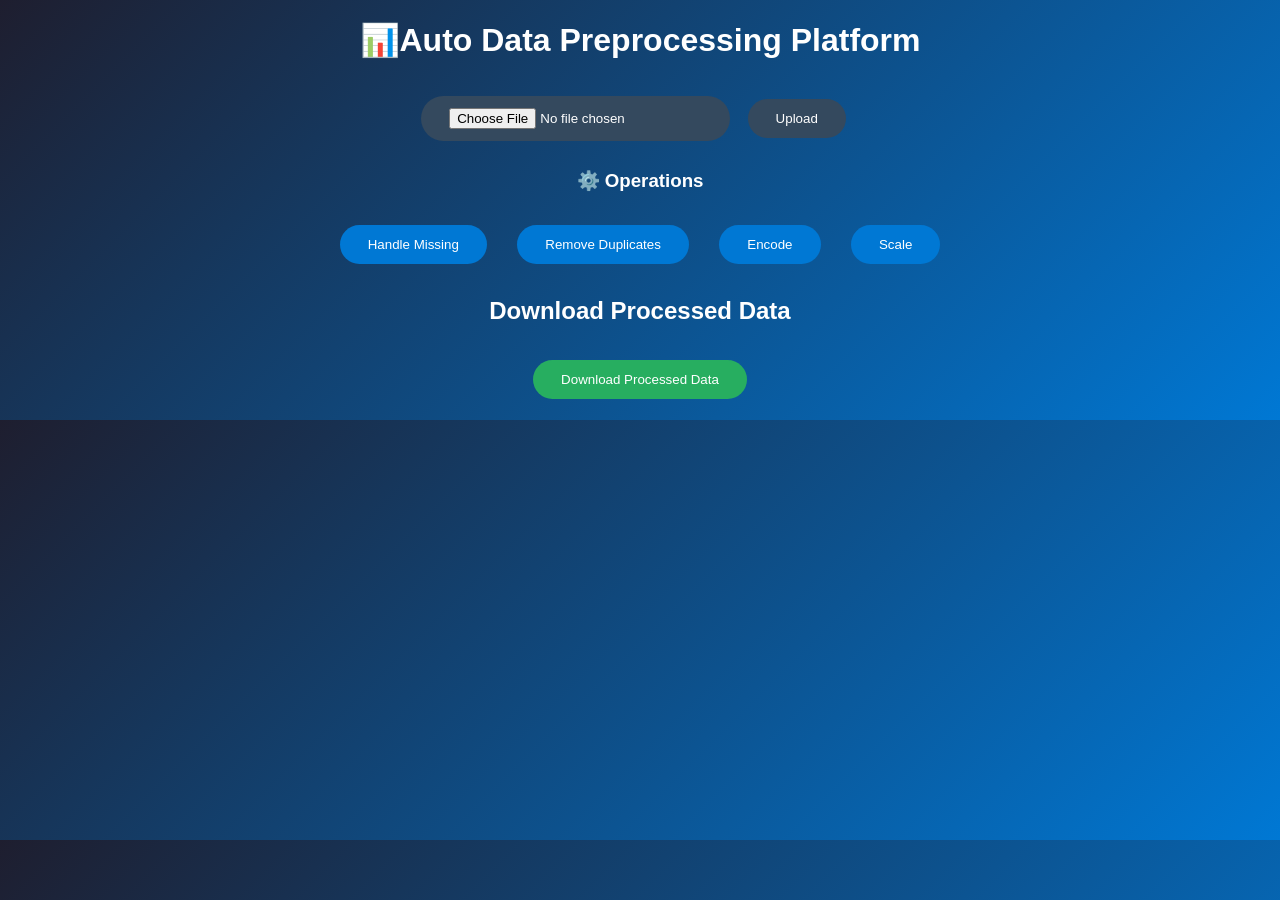
<file: Autopreprocessing/frontend/preprocessing.html>
<!DOCTYPE html>

<html>
<head>
    <title>Data Preprocessing Platform</title>
    <link rel="stylesheet" href="style.css">
</head>
<body>
    

<h1>📊Auto Data Preprocessing Platform</h1>

<input type="file" id="fileInput"class="btnn">
<button onclick="uploadFile()"class="bbn">Upload</button>

<div id="dataPreview"></div>

<h3>⚙️ Operations</h3>
<button onclick="handleMissing()"class="btn">Handle Missing</button>
<button onclick="removeDuplicates()"class="btn">Remove Duplicates</button>
<button onclick="encode()"class="btn">Encode</button>
<button onclick="scale()"class="btn">Scale</button>

<h2> Download Processed Data</h2>
<button onclick="download()"class="bttn">Download Processed Data</button>

<script src="script.js"></script>
</body>
</html>
</file>
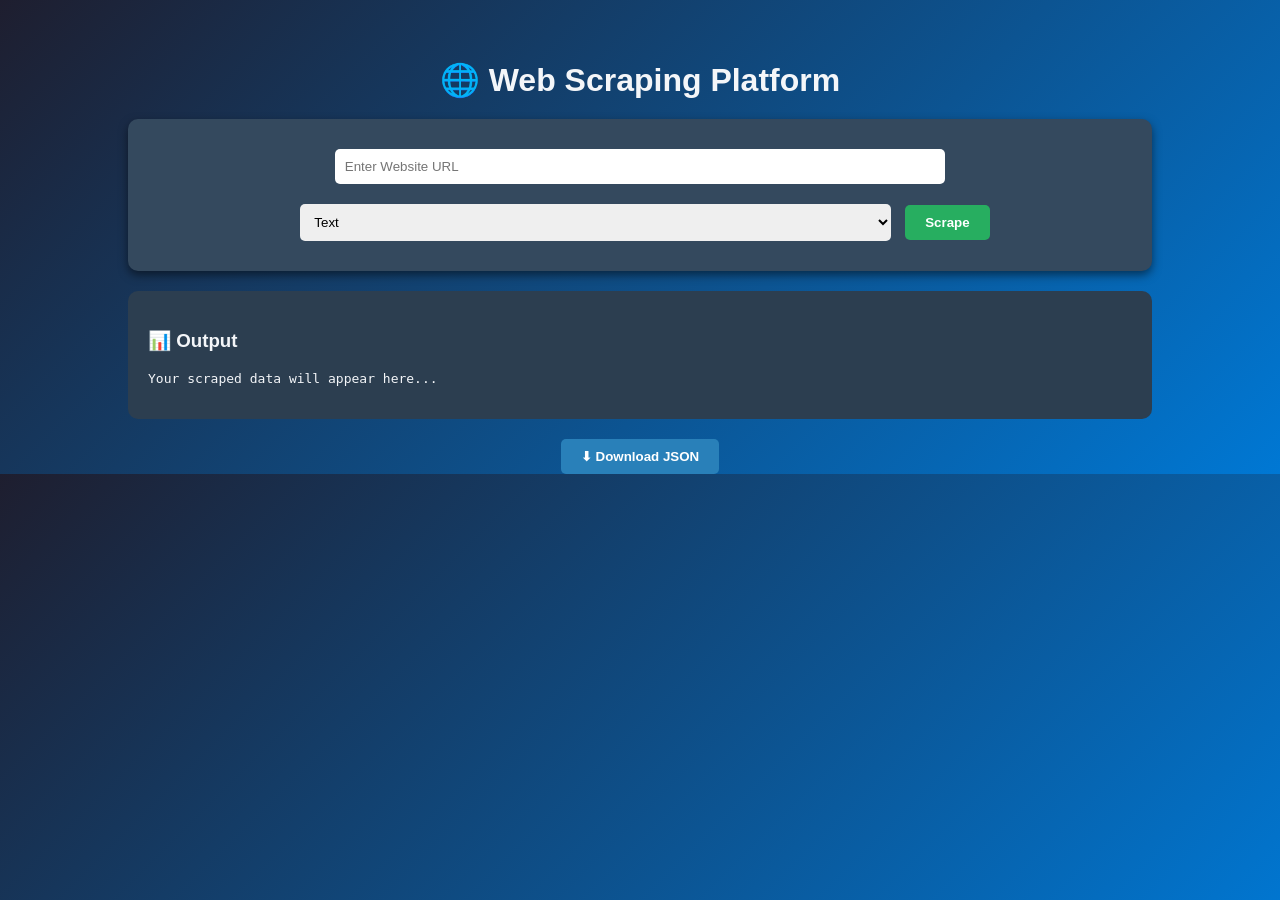
<file: WebScriping/frontend/WebScriping.html>
<!DOCTYPE html>
<html lang="en">
<head>
    <meta charset="UTF-8">
    <title>Web Scraper Platform</title>
    <link rel="stylesheet" href="style.css">
</head>
<body>

    <div class="container">
        <h1>🌐 Web Scraping Platform</h1>

        <div class="card">
            <input type="text" id="url" placeholder="Enter Website URL">

            <select id="type">
                <option value="text">Text</option>
                <option value="links">Links</option>
                <option value="images">Images</option>
                <option value="tables">Tables</option>
            </select>

            <button onclick="scrapeData()">Scrape</button>
        </div>

        <div class="output-card">
            <h3>📊 Output</h3>
            <pre id="output">Your scraped data will appear here...</pre>
        </div>

        <button class="download-btn" onclick="downloadJSON()">⬇ Download JSON</button>
    </div>

<script src="script.js"></script>
</body>
</html>
</file>
<file: css/style.css>
body {
    margin: 0;
    font-family: Arial, sans-serif;
    background: #f4f6f9;
    color: #2c3e50;
}

.navbar {
    background: #0a192f;
    color: white;
    padding: 15px 40px;
    display: flex;
    justify-content: space-between;
}

.navbar a {
    color: white;
    text-decoration: none;
    margin-left: 20px;
}

.navbar a.active {
    border-bottom: 2px solid #0078d4;
}

.hero {
    background: linear-gradient(to right, #0a192f, #0078d4);
    color: white;
    text-align: center;
    padding: 100px 20px;
}

.section {
    max-width: 1000px;
    margin: 70px auto;
    padding: 0 20px;
    text-align: center;
}

.light-bg {
    background: #eef2f7;
    padding: 70px 20px;
}

.profile-img {
    width: 160px;
    height: 160px;
    border-radius: 50%;
}

.card-container {
    display: flex;
    flex-wrap: wrap;
    justify-content: center;
    gap: 25px;
}

.card {
    background: white;
    width: 250px;
    padding: 20px;
    border-radius: 10px;
    box-shadow: 0 6px 20px rgba(0,0,0,0.08);
}

.skills span {
    display: inline-block;
    background: #0078d4;
    color: white;
    padding: 8px 15px;
    border-radius: 20px;
    margin: 5px;
}

.btn {
    display: inline-block;
    padding: 12px 28px;
    background: #0078d4;
    color: white;
    border-radius: 30px;
    text-decoration: none;
    margin-top: 15px;
}

#neuralCanvas {
    width: 100%;
    max-width: 900px;
    height: 400px;
    background: #0a192f;
    border-radius: 12px;
    display: block;
    margin: 30px auto;

}
/* Carousel Section */
.carousel-section {
    display: flex;
    align-items: center;
    justify-content: center;
    margin: 50px auto;
    max-width: 1000px;
    position: relative;
}

.carousel-container {
    overflow: hidden;
    width: 80%;
    border-radius: 12px;
}

.carousel-track {
    display: flex;
    transition: transform 0.5s ease-in-out;
}

.carousel-track img {
    width: 100%;
    max-height: 400px;
    object-fit: cover;
}

.carousel-btn {
    background: #0078d4;
    color: white;
    border: none;
    font-size: 30px;
    padding: 10px 15px;
    cursor: pointer;
    border-radius: 50%;
}

.appreciation-box {
    background: #eef2f7;
    padding: 25px;
    border-radius: 10px;
    margin-top: 20px;
}

.thankyou-section {
    display: none;
    margin-top: 25px;
}

.form-message {
    font-size: 18px;
    color: #0078d4;
    font-weight: 600;
    margin-bottom: 15px;
}
/* Certificate Button Layout */

.cert-buttons {
    display: flex;
    justify-content: center;
    gap: 12px;
    margin-top: 15px;
}

.verify-btn {
    background: #00c853;
}

.verify-btn:hover {
    background: #009624;
}

.secondary-btn {
    background: #0a192f;
}
.certificate-card img {
    width: 100%;
    height: 140px;   /* reduced from 180px */
    object-fit: contain;
    border-radius: 8px;
    margin-bottom: 15px;
}
/* Sidebar */
.sidebar {
    height: 100%;
    width: 0;
    position: fixed;
    top: 0;
    left: 0;
    background: linear-gradient(180deg, #0078d4);
    overflow-x: hidden;
    transition: 0.4s;
    padding-top: 60px;
    z-index: 2000;
}

.sidebar a {
    padding: 12px 25px;
    text-decoration: none;
    font-size: 18px;
    color: #fff;
    display: block;
}

.sidebar a:hover {
    background: rgba(255,255,255,0.1);
}

.closebtn {
    position: absolute;
    top: 10px;
    right: 20px;
    font-size: 30px;
}

/* Menu Button */
.menu-btn {
    font-size: 22px;
    cursor: pointer;
    margin-right: 15px;
}

/* Smooth shift */
body.shift {
    margin-left: 250px;
    transition: 0.4s;
}
/* Sidebar */
.sidebar {
    height: 100%;
    width: 0;
    position: fixed;
    top: 0;
    left: 0;
    background: linear-gradient(180deg, #0a192f, #0078d4);
    overflow-x: hidden;
    transition: 0.4s;
    padding-top: 60px;
    z-index: 2000;
}

.sidebar a {
    padding: 12px 25px;
    text-decoration: none;
    font-size: 18px;
    color: #fff;
    display: block;
}

.sidebar a:hover {
    background: rgba(255,255,255,0.1);
}

.closebtn {
    position: absolute;
    top: 10px;
    right: 20px;
    font-size: 30px;
}

/* Menu Button */
.menu-btn {
    font-size: 22px;
    cursor: pointer;
    margin-right: 15px;
}

/* Smooth shift */
body.shift {
    margin-left: 250px;
    transition: 0.4s;
}
/* Sidebar */
.sidebar {
    height: 100%;
    width: 0;
    position: fixed;
    top: 0;
    left: 0;
    background: linear-gradient(180deg, #0a192f, #0078d4);
    overflow-x: hidden;
    transition: 0.4s;
    padding-top: 60px;
    z-index: 2000;
}

.sidebar a {
    padding: 12px 25px;
    text-decoration: none;
    font-size: 18px;
    color: #fff;
    display: block;
}

.sidebar a:hover {
    background: rgba(255,255,255,0.1);
}

.closebtn {
    position: absolute;
    top: 10px;
    right: 20px;
    font-size: 30px;
}

/* Menu Button */
.menu-btn {
    font-size: 22px;
    cursor: pointer;
    margin-right: 15px;
}

/* Smooth shift */
body.shift {
    margin-left: 250px;
    transition: 0.4s;
}
/* Navbar Layout */
.navbar {
    background: #0a192f;
    color: white;
    padding: 12px 25px;

    display: flex;
    justify-content: space-between;
    align-items: center;
}

/* Left Side */
.nav-left {
    display: flex;
    align-items: center;
    gap: 15px;
}

/* Logo */
.logo {
    font-size: 20px;
    font-weight: bold;
}

/* Menu Button */
.menu-btn {
    font-size: 24px;
    cursor: pointer;
}

/* Right Nav */
.nav-right a {
    color: white;
    text-decoration: none;
    margin-left: 20px;
}

.nav-right a:hover {
    border-bottom: 2px solid #0078d4;
}
/* Notice Bar */
.notice-bar {
    width: 100%;
    padding: 12px 20px;
    text-align: center;
    background: linear-gradient(90deg, #111827, #1e3a8a);
    color: #ffffff;
    font-size: 15px;
    box-sizing: border-box;
}

.notice-bar strong {
    color: #facc15;
}

.notice-bar a {
    margin-left: 10px;
    color: #60a5fa;
    font-weight: 600;
    text-decoration: none;
}

.notice-bar a:hover {
    color: #ffffff;
    text-decoration: underline;
}
</file>
<file: AI and ML Services Profile/css/style.css>
body {
    margin: 0;
    font-family: Arial, sans-serif;
    background: #f4f6f9;
    color: #2c3e50;
}

.navbar {
    background: #0a192f;
    color: white;
    padding: 15px 40px;
    display: flex;
    justify-content: space-between;
}

.navbar a {
    color: white;
    text-decoration: none;
    margin-left: 20px;
}

.navbar a.active {
    border-bottom: 2px solid #0078d4;
}

.hero {
    background: linear-gradient(to right, #0a192f, #0078d4);
    color: white;
    text-align: center;
    padding: 100px 20px;
}

.section {
    max-width: 1000px;
    margin: 70px auto;
    padding: 0 20px;
    text-align: center;
}

.light-bg {
    background: #eef2f7;
    padding: 70px 20px;
}

.profile-img {
    width: 160px;
    height: 160px;
    border-radius: 50%;
}

.card-container {
    display: flex;
    flex-wrap: wrap;
    justify-content: center;
    gap: 25px;
}

.card {
    background: white;
    width: 250px;
    padding: 20px;
    border-radius: 10px;
    box-shadow: 0 6px 20px rgba(0,0,0,0.08);
}

.skills span {
    display: inline-block;
    background: #0078d4;
    color: white;
    padding: 8px 15px;
    border-radius: 20px;
    margin: 5px;
}

.btn {
    display: inline-block;
    padding: 12px 28px;
    background: #0078d4;
    color: white;
    border-radius: 30px;
    text-decoration: none;
    margin-top: 15px;
}

#neuralCanvas {
    width: 100%;
    max-width: 900px;
    height: 400px;
    background: #0a192f;
    border-radius: 12px;
    display: block;
    margin: 30px auto;
}
</file>
<file: AutoMLmodel/frontend/style.css>
body {
    font-family: Arial, sans-serif;
    text-align: center;
    background: #0078d4;
    color: white;
}

.container {
    background: #34495e;
    padding: 25px;
    margin: 50px auto;
    width: 400px;
    border-radius: 10px;
}

select, input, button {
    margin: 10px;
    padding: 10px;
    width: 90%;
}

button {
    background: #007BFF;
    color: white;
    border: none;
    cursor: pointer;
}

button:hover {
    background: #0056b3;
}
</file>
<file: Autopreprocessing/frontend/style.css>
body {
    font-family: Arial, sans-serif;
    text-align: center;
    background:linear-gradient(135deg, #1e1e2f, #0078d4);
    color: white;
    
}

button {
    padding: 12px;
    margin: 13px ;
    background: solid #0078d4;
    color: #0a192f;
    border: none;
}

table {
    margin: auto;
    border-collapse: collapse;
}

td, th {
    border: 1px solid #a50e0e;
    padding: 8px;
}
.btn {
    display: inline-block;
    padding: 12px 28px;
    background: #0078d4;
    color: white;
    border-radius: 30px;
    text-decoration: none;
    margin-top: 15px;
}
.bttn {
    display: inline-block;
    padding: 12px 28px;
    background: #27ae60;
    color: white;
    border-radius: 30px;
    text-decoration: none;
    margin-top: 15px;
}
.btnn {
    display: inline-block;
    padding: 12px 28px;
    background: #34495e;
    color: white;
    border-radius: 30px;
    text-decoration: none;
    margin-top: 15px;
}
.bbn {
    display: inline-block;
    padding: 12px 28px;
    background: #34495e;;
    color: white;
    border-radius: 30px;
    text-decoration: none;
    margin-top: 15px;
}
</file>
<file: WebScriping/frontend/style.css>
body {
    font-family: Arial, sans-serif;
    background: linear-gradient(135deg, #1e1e2f, #0078d4);
    color: #f4f6f9;
    margin: 0;
    padding: 0;
}

.container {
    width: 80%;
    margin: auto;
    text-align: center;
    padding-top: 40px;
}

h1 {
    margin-bottom: 20px;
}

.card {
    background: #34495e;
    padding: 20px;
    border-radius: 10px;
    box-shadow: 0px 4px 10px rgba(0,0,0,0.5);
}

input, select {
    padding: 10px;
    margin: 10px;
    width: 60%;
    border-radius: 5px;
    border: none;
}

button {
    padding: 10px 20px;
    background: #27ae60;
    border: none;
    border-radius: 5px;
    color: white;
    cursor: pointer;
    font-weight: bold;
}

button:hover {
    background: #2ecc71;
}

.output-card {
    margin-top: 20px;
    background: #2c3e50;
    padding: 20px;
    border-radius: 10px;
    text-align: left;
}

pre {
    white-space: pre-wrap;
    word-wrap: break-word;
    max-height: 300px;
    overflow-y: auto;
}

.download-btn {
    margin-top: 20px;
    background: #2980b9;
}

.download-btn:hover {
    background: #3498db;
}
</file>
